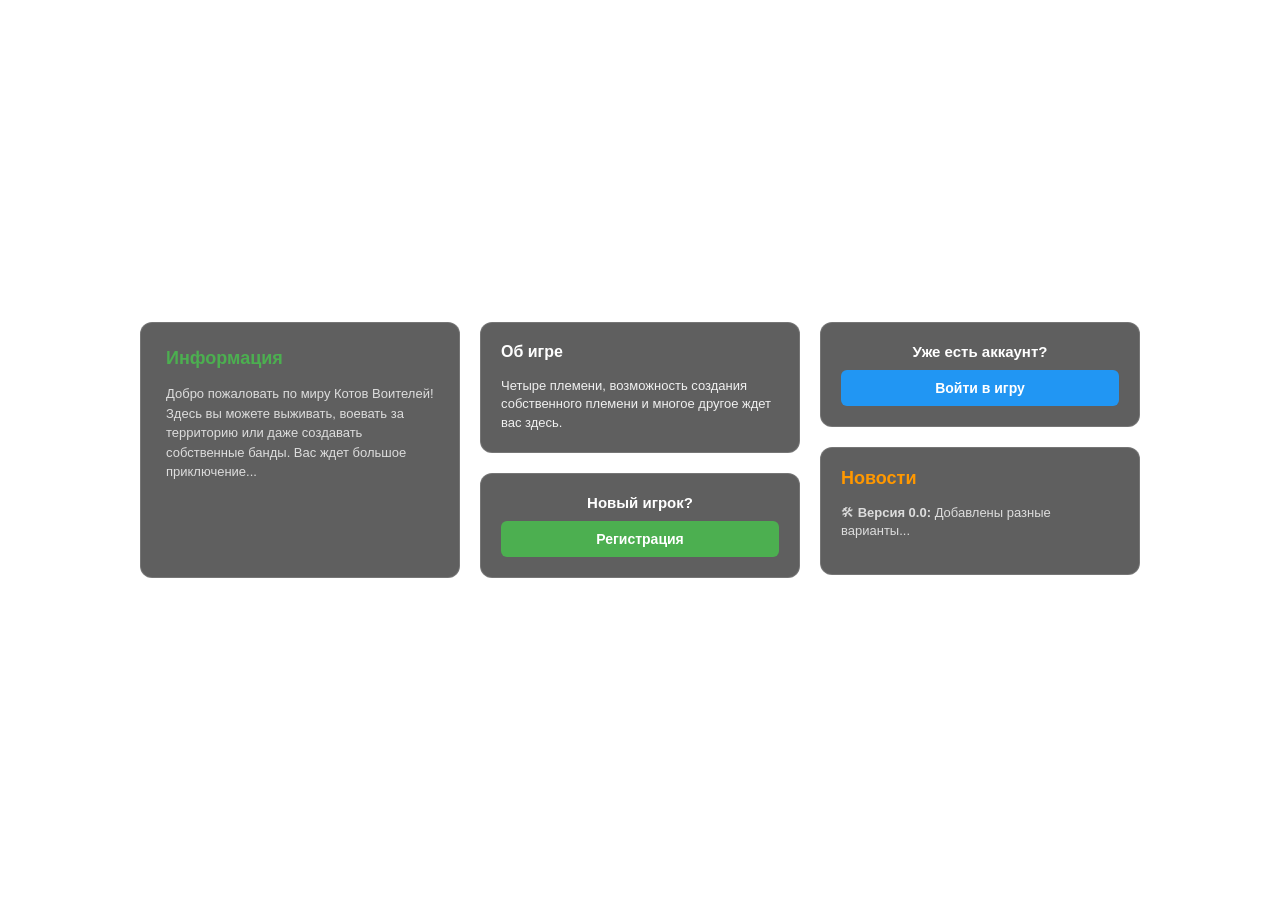
<file: index.html>
<!DOCTYPE html>
<html lang="ru">
<head>
    <meta charset="UTF-8">
    <title>WC:AOD: Главное меню</title>
</head>
<body style="
    background-image: url('https://images.unsplash.com/photo-1543510875-8b2e1c93c1ed?q=80&w=1170&auto=format&fit=crop');
    background-size: cover;
    background-position: center;
    background-repeat: no-repeat;
    background-attachment: fixed;
    color: #f0f0f0; 
    font-family: sans-serif; 
    display: flex; 
    justify-content: center; 
    align-items: center; 
    min-height: 100vh; 
    margin: 0;
">

    <!-- Сетка блоков (теперь 4 основных блока) -->
    <div style="display: grid; grid-template-columns: 320px 320px 320px; gap: 20px; max-width: 1050px;">

        <!-- Блок 1: Информация об игре -->
        <div style="background-color: rgba(42, 42, 42, 0.75); border: 1px solid rgba(255, 255, 255, 0.15); border-radius: 12px; padding: 25px; box-sizing: border-box; backdrop-filter: blur(4px);">
            <h2 style="color: #4CAF50; margin-top: 0; font-size: 18px;">Информация</h2>
            <p style="font-size: 13px; color: #ddd; line-height: 1.5;">Добро пожаловать по миру Котов Воителей! Здесь вы можете выживать, воевать за территорию или даже создавать собственные банды. Вас ждет большое приключение...</p>
        </div>

        <!-- Центральная колонка (Рассказ + Регистрация) -->
        <div style="display: flex; flex-direction: column; gap: 20px;">
            
            <!-- Блок 2: Мини-рассказ об игре -->
            <div style="background-color: rgba(42, 42, 42, 0.75); border: 1px solid rgba(255, 255, 255, 0.15); border-radius: 12px; padding: 20px; box-sizing: border-box; backdrop-filter: blur(4px);">
                <h3 style="color: #fff; margin-top: 0; font-size: 16px;">Об игре</h3>
                <p style="font-size: 13px; color: /ddd; line-height: 1.4; margin: 0;">Четыре племени, возможность создания собственного племени и многое другое ждет вас здесь.</p>
            </div>

            <!-- Блок 3: Регистрация -->
            <div style="background-color: rgba(42, 42, 42, 0.75); border: 1px solid rgba(255, 255, 255, 0.15); border-radius: 12px; padding: 20px; box-sizing: border-box; text-align: center; backdrop-filter: blur(4px);">
                <h3 style="color: #fff; font-size: 15px; margin-top: 0; margin-bottom: 10px;">Новый игрок?</h3>
                <a href="register_setup.html" style="display: inline-block; width: 100%; padding: 10px; background-color: #4CAF50; color: white; text-decoration: none; border-radius: 6px; font-size: 14px; font-weight: bold; box-sizing: border-box;">Регистрация</a>
            </div>

        </div>

        <!-- Правая колонка (Вход + Новости) -->
        <div style="display: flex; flex-direction: column; gap: 20px;">
            
            <!-- Блок 4: Вход (Авторизация) -->
            <div style="background-color: rgba(42, 42, 42, 0.75); border: 1px solid rgba(255, 255, 255, 0.15); border-radius: 12px; padding: 20px; box-sizing: border-box; text-align: center; backdrop-filter: blur(4px);">
                <h3 style="color: #fff; font-size: 15px; margin-top: 0; margin-bottom: 10px;">Уже есть аккаунт?</h3>
                <a href="login.html" style="display: inline-block; width: 100%; padding: 10px; background-color: #2196F3; color: white; text-decoration: none; border-radius: 6px; font-size: 14px; font-weight: bold; box-sizing: border-box;">Войти в игру</a>
            </div>

            <!-- Блок 5: Новости / Обновления -->
            <div style="background-color: rgba(42, 42, 42, 0.75); border: 1px solid rgba(255, 255, 255, 0.15); border-radius: 12px; padding: 20px; box-sizing: border-box; backdrop-filter: blur(4px);">
                <h2 style="color: #ff9800; margin-top: 0; font-size: 18px;">Новости</h2>
                <p style="font-size: 13px; color: #ddd; line-height: 1.4;">🛠 <b>Версия 0.0:</b> Добавлены разные варианты...</p>
            </div>

        </div>

    </div>

</body>
</html>
</file>
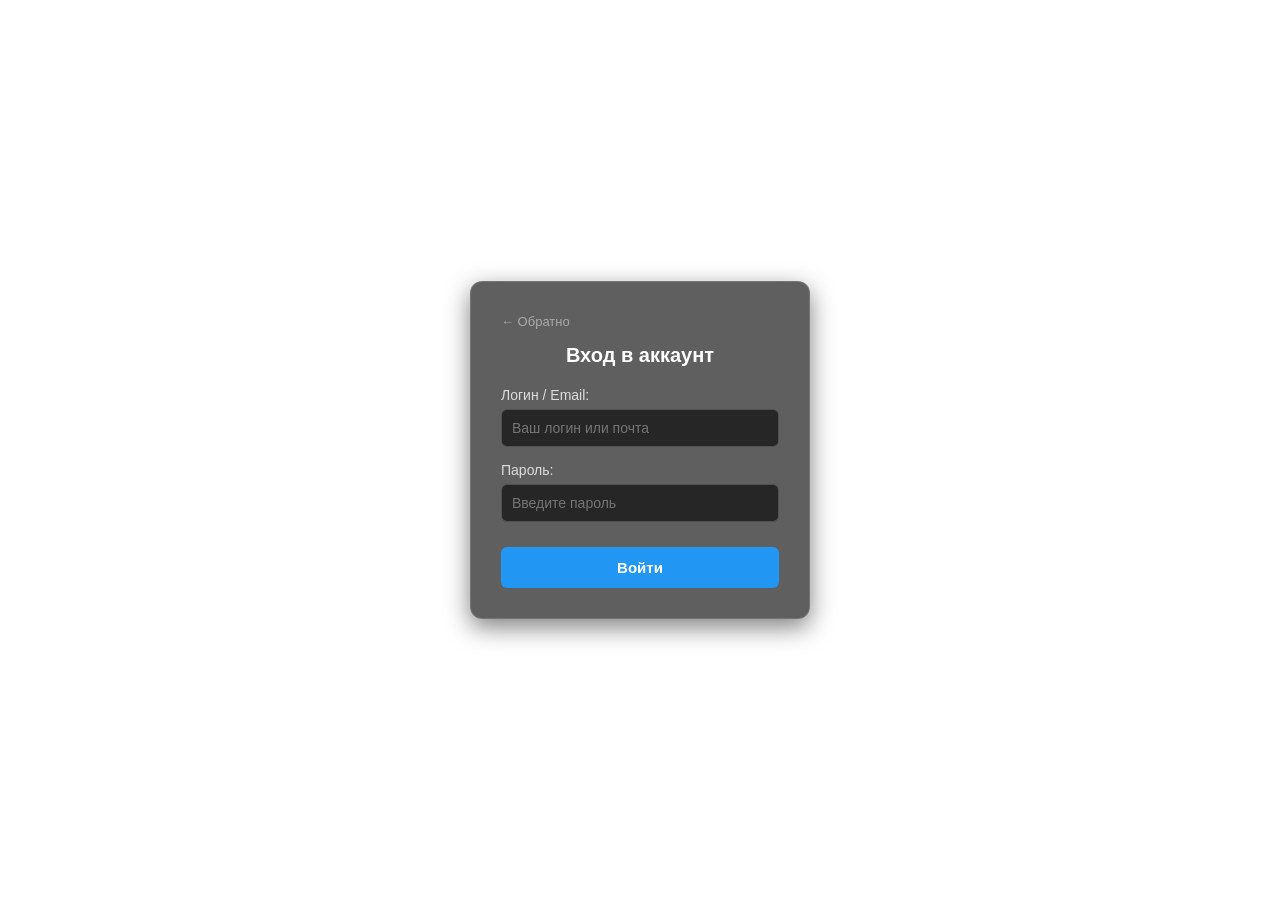
<file: login.html>
<!DOCTYPE html>
<html lang="ru">
<head>
    <meta charset="UTF-8">
    <title>Вход в игру</title>
</head>
<body style="
    background-image: url('https://images.unsplash.com/photo-1543510875-8b2e1c93c1ed?q=80&w=1170&auto=format&fit=crop');
    background-size: cover;
    background-position: center;
    background-repeat: no-repeat;
    background-attachment: fixed;
    color: #f0f0f0; 
    font-family: sans-serif; 
    display: flex; 
    justify-content: center; 
    align-items: center; 
    min-height: 100vh; 
    margin: 0;
">

    <!-- Карточка входа -->
    <div style="
        background-color: rgba(42, 42, 42, 0.75); 
        border: 1px solid rgba(255, 255, 255, 0.15); 
        border-radius: 12px; 
        padding: 30px; 
        box-sizing: border-box; 
        width: 340px; 
        backdrop-filter: blur(4px);
        box-shadow: 0 8px 24px rgba(0, 0, 0, 0.5);
    ">
        
        <!-- Кнопка назад -->
        <a href="index.html" style="
            color: #aaa; 
            text-decoration: none; 
            font-size: 13px; 
            display: inline-block; 
            margin-bottom: 15px;
        ">← Обратно</a>

        <h1 style="font-size: 20px; text-align: center; margin: 0 0 20px 0; color: #ffffff;">Вход в аккаунт</h1>
        
        <form id="loginForm">
            <!-- Логин или Email -->
            <label style="display: block; margin-top: 10px; font-size: 14px; color: #ddd;">Логин / Email:</label>
            <input type="text" id="loginUser" placeholder="Ваш логин или почта" required style="
                width: 100%; padding: 10px; margin-top: 6px; 
                background-color: rgba(24, 24, 24, 0.8); 
                border: 1px solid rgba(255, 255, 255, 0.2); 
                color: white; border-radius: 6px; box-sizing: border-box; font-size: 14px; outline: none;
            ">

            <!-- Пароль -->
            <label style="display: block; margin-top: 15px; font-size: 14px; color: #ddd;">Пароль:</label>
            <input type="password" id="loginPassword" placeholder="Введите пароль" required style="
                width: 100%; padding: 10px; margin-top: 6px; 
                background-color: rgba(24, 24, 24, 0.8); 
                border: 1px solid rgba(255, 255, 255, 0.2); 
                color: white; border-radius: 6px; box-sizing: border-box; font-size: 14px; outline: none;
            ">

            <!-- Кнопка входа -->
            <button type="submit" style="
                width: 100%; margin-top: 25px; padding: 12px; 
                background-color: #2196F3; color: white; border: none; 
                border-radius: 6px; font-size: 15px; font-weight: bold; cursor: pointer; box-sizing: border-box;
            ">Войти</button>
        </form>
    </div>
    <script src="script.js"></script>
</body>
</html>
</file>
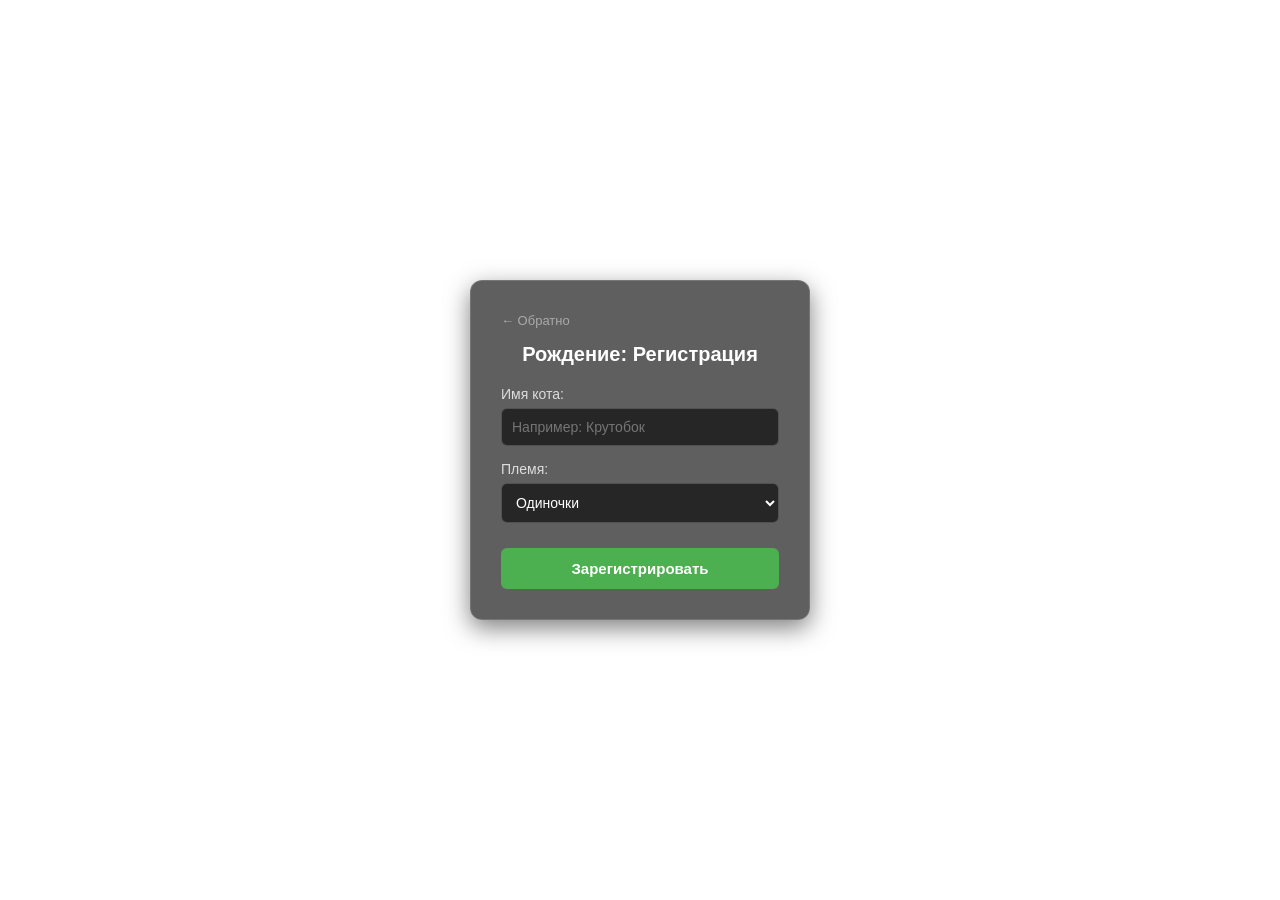
<file: register_setup.html>
<!DOCTYPE html>
<html lang="ru">
<head>
    <meta charset="UTF-8">
    <title>Регистрация персонажа - Кот-Воитель</title>
</head>
<body style="
    background-image: url('https://images.unsplash.com/photo-1543510875-8b2e1c93c1ed?q=80&w=1170&auto=format&fit=crop');
    background-size: cover;
    background-position: center;
    background-repeat: no-repeat;
    background-attachment: fixed;
    color: #f0f0f0; 
    font-family: sans-serif; 
    display: flex; 
    justify-content: center; 
    align-items: center; 
    min-height: 100vh; 
    margin: 0;
">

    <!-- Карточка регистрации -->
    <div style="
        background-color: rgba(42, 42, 42, 0.75); 
        border: 1px solid rgba(255, 255, 255, 0.15); 
        border-radius: 12px; 
        padding: 30px; 
        box-sizing: border-box; 
        width: 340px; 
        backdrop-filter: blur(4px);
        box-shadow: 0 8px 24px rgba(0, 0, 0, 0.5);
    ">
        
        <!-- Кнопка возврата наверх карточки -->
        <a href="index.html" style="
            color: #aaa; 
            text-decoration: none; 
            font-size: 13px; 
            display: inline-block; 
            margin-bottom: 15px;
            transition: color 0.2s;
        " onmouseover="this.style.color='#fff'" onmouseout="this.style.color='#aaa'">← Обратно</a>

        <h1 style="font-size: 20px; text-align: center; margin: 0 0 20px 0; color: #ffffff;">Рождение: Регистрация</h1>
        
        <form id="registerForm">
            <!-- Имя кота -->
            <label for="catName" style="display: block; margin-top: 10px; font-size: 14px; color: #ddd;">Имя кота:</label>
            <input type="text" id="catName" placeholder="Например: Крутобок" required style="
                width: 100%; 
                padding: 10px; 
                margin-top: 6px; 
                background-color: rgba(24, 24, 24, 0.8); 
                border: 1px solid rgba(255, 255, 255, 0.2); 
                color: white; 
                border-radius: 6px; 
                box-sizing: border-box;
                font-size: 14px;
                outline: none;
            ">

            <!-- Выбор племени -->
            <label for="tribeSelect" style="display: block; margin-top: 15px; font-size: 14px; color: #ddd;">Племя:</label>
            <select id="tribeSelect" style="
                width: 100%; 
                padding: 10px; 
                margin-top: 6px; 
                background-color: rgba(24, 24, 24, 0.8); 
                border: 1px solid rgba(255, 255, 255, 0.2); 
                color: white; 
                border-radius: 6px; 
                box-sizing: border-box;
                font-size: 14px;
                outline: none;
            ">
                <option value="thunder">Одиночки</option>
            </select>

            <!-- Кнопка создания -->
            <button type="submit" style="
                width: 100%; 
                margin-top: 25px; 
                padding: 12px; 
                background-color: #4CAF50; 
                color: white; 
                border: none; 
                border-radius: 6px; 
                font-size: 15px; 
                font-weight: bold; 
                cursor: pointer;
                box-sizing: border-box;
            ">Зарегистрировать</button>
        </form>
    </div>

    <script src="script.js"></script>
</body>
</html>
</file>
